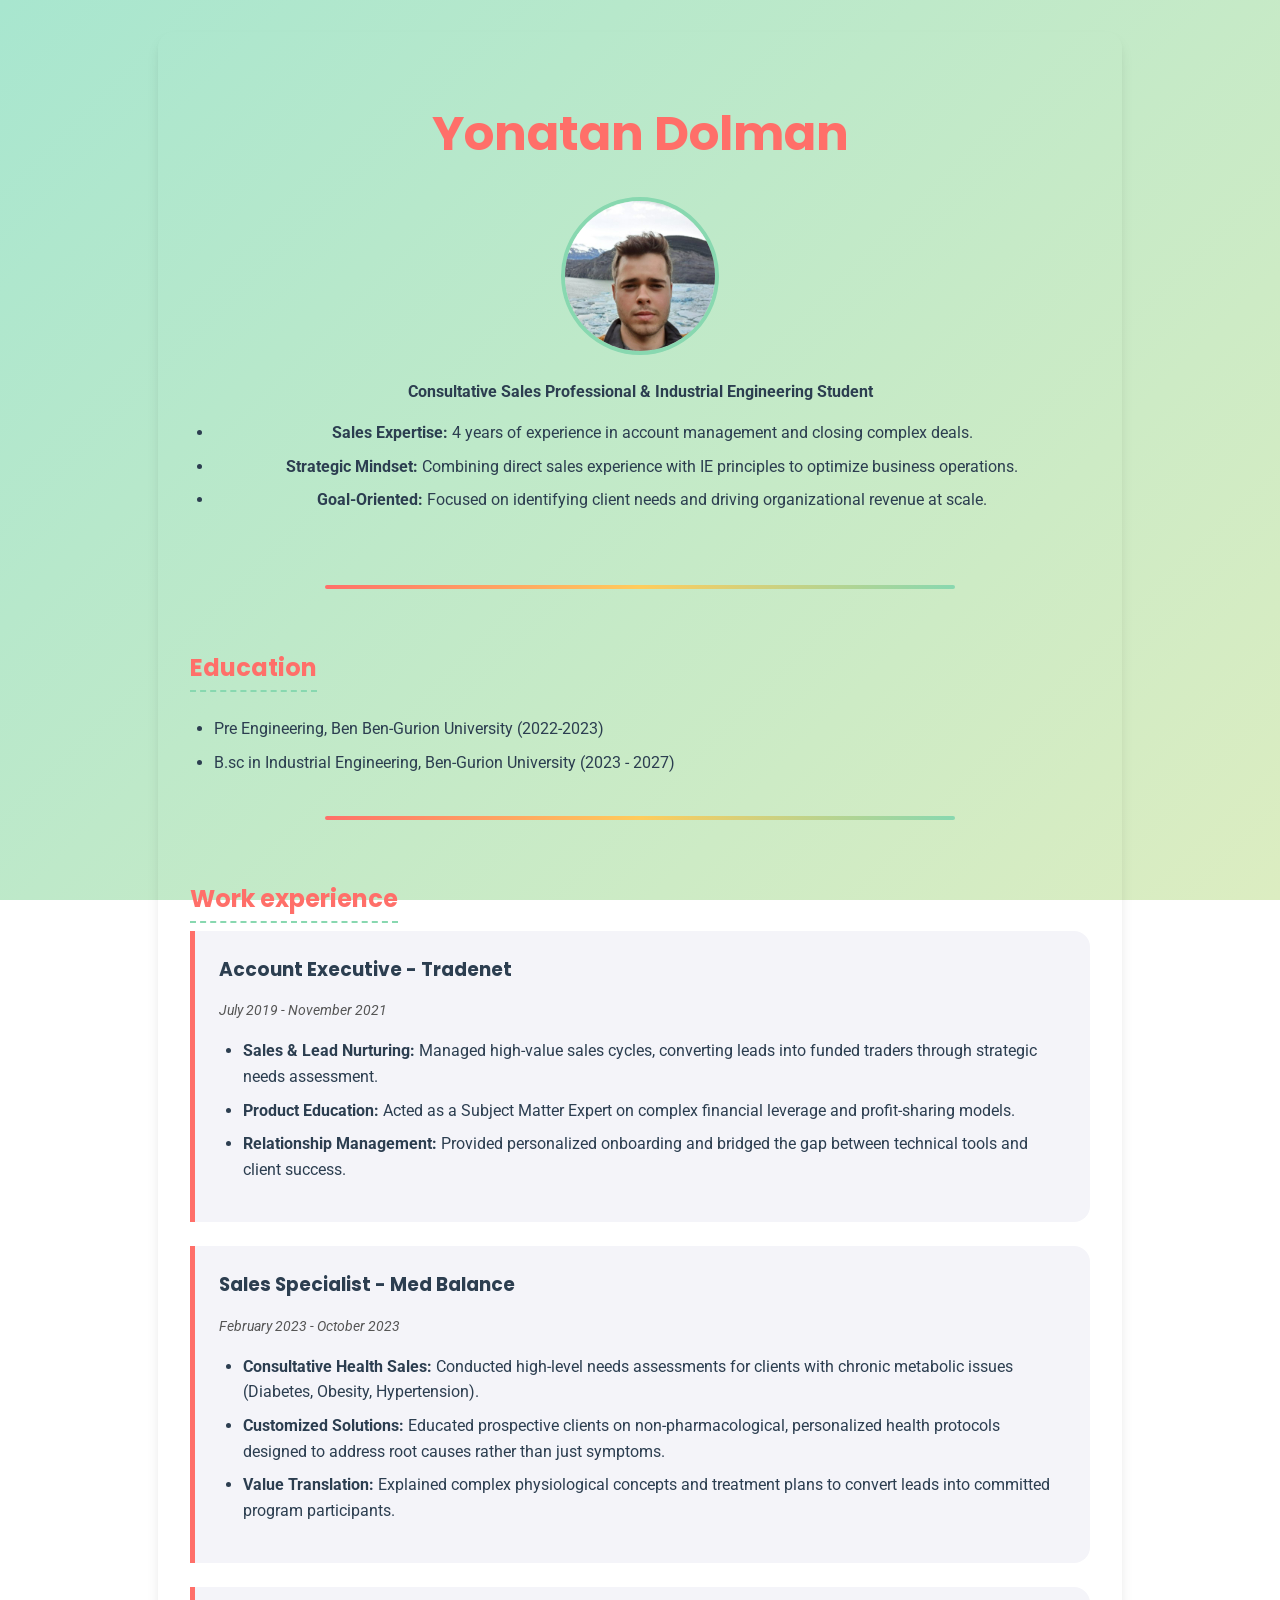
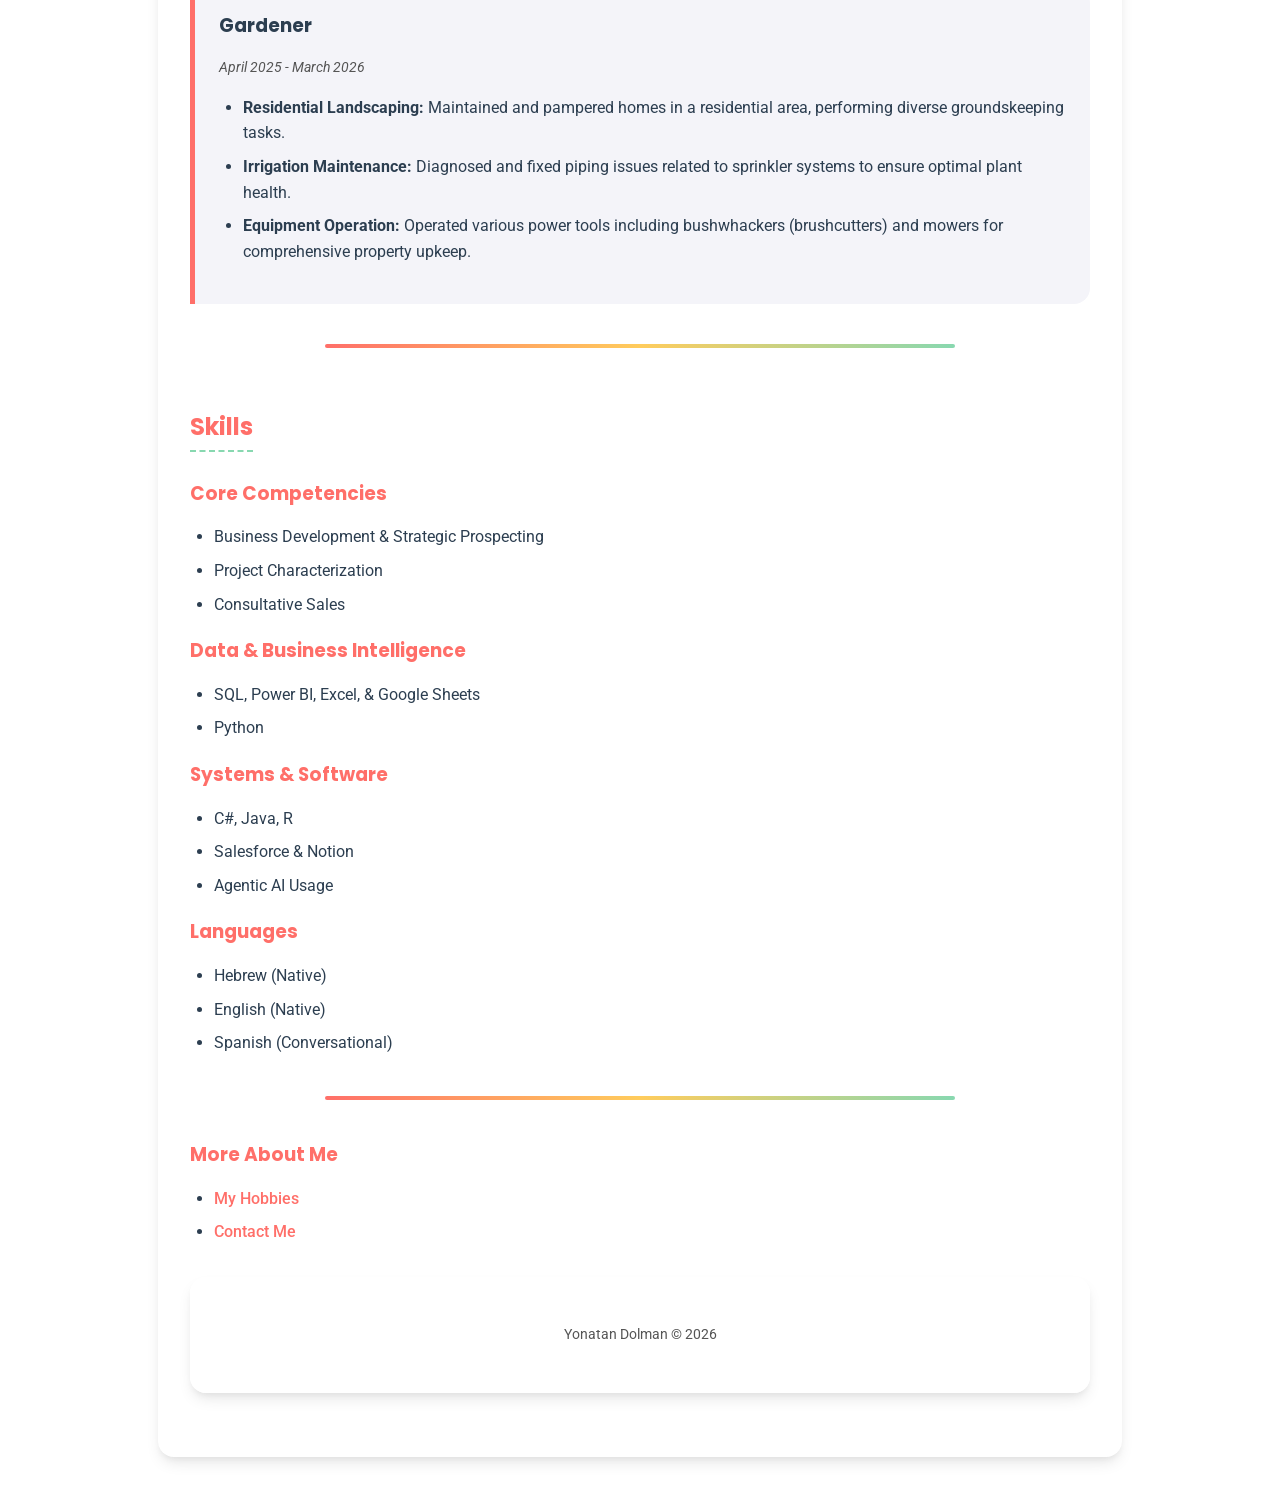
<file: index.html>
<!DOCTYPE html>
<html lang="en">
<head>
    <meta charset="UTF-8">
    <meta name="viewport" content="width=device-width, initial-scale=1.0">
    <title>Yonatan Dolman</title>
    <link rel="preconnect" href="https://fonts.googleapis.com">
    <link rel="preconnect" href="https://fonts.gstatic.com" crossorigin>
    <link href="https://fonts.googleapis.com/css2?family=Poppins:wght@600;700&family=Roboto:wght@400;500&display=swap" rel="stylesheet">
    <link rel="stylesheet" href="styles.css">
</head>
<body class="resume-body">
    <header id="main-header" class="header-section">
        <h1 class="name-title"> Yonatan Dolman</h1>
    <img src="Images/myphoto.jpg" alt="Profile Picture" height="150">
    <p>
        <strong>Consultative Sales Professional & Industrial Engineering Student</strong>
    </p>
    <ul>
        <li><strong>Sales Expertise:</strong> 4 years of experience in account management and closing complex deals.</li>
        <li><strong>Strategic Mindset:</strong> Combining direct sales experience with IE principles to optimize business operations.</li>
        <li><strong>Goal-Oriented:</strong> Focused on identifying client needs and driving organizational revenue at scale.</li>
    </ul>
    </header>
    <hr>

    <section id="education" class="resume-section">
        <h2> Education</h2>
    <ul>
        <li> Pre Engineering, Ben Ben-Gurion University (2022-2023)</li>
        <li> B.sc in Industrial Engineering, Ben-Gurion University (2023 - 2027)</li>
    </ul>
    </section>
    <hr>

    <section id="experience" class="resume-section">
        <h2> Work experience</h2>
        
    <div class="experience-block">
        <h3>Account Executive - Tradenet</h3>
        <p class="date">July 2019 - November 2021</p>
        <ul>
            <li><strong>Sales & Lead Nurturing:</strong> Managed high-value sales cycles, converting leads into funded traders through strategic needs assessment.</li>
            <li><strong>Product Education:</strong> Acted as a Subject Matter Expert on complex financial leverage and profit-sharing models.</li>
            <li><strong>Relationship Management:</strong> Provided personalized onboarding and bridged the gap between technical tools and client success.</li>
        </ul>
    </div>

    <div class="experience-block">
        <h3>Sales Specialist - Med Balance</h3>
        <p class="date">February 2023 - October 2023</p>
        <ul>
            <li><strong>Consultative Health Sales:</strong> Conducted high-level needs assessments for clients with chronic metabolic issues (Diabetes, Obesity, Hypertension).</li>
            <li><strong>Customized Solutions:</strong> Educated prospective clients on non-pharmacological, personalized health protocols designed to address root causes rather than just symptoms.</li>
            <li><strong>Value Translation:</strong> Explained complex physiological concepts and treatment plans to convert leads into committed program participants.</li>
        </ul>
    </div>

    <div class="experience-block">
        <h3>Gardener</h3>
        <p class="date">April 2025 - March 2026</p>
        <ul>
            <li><strong>Residential Landscaping:</strong> Maintained and pampered homes in a residential area, performing diverse groundskeeping tasks.</li>
            <li><strong>Irrigation Maintenance:</strong> Diagnosed and fixed piping issues related to sprinkler systems to ensure optimal plant health.</li>
            <li><strong>Equipment Operation:</strong> Operated various power tools including bushwhackers (brushcutters) and mowers for comprehensive property upkeep.</li>
        </ul>
    </div>
    </section>
    <hr>
    
    <section id="skills" class="resume-section">
        <h2>Skills</h2>

<h3>Core Competencies</h3>
<ul>
    <li>Business Development & Strategic Prospecting</li>
    <li>Project Characterization</li>
    <li>Consultative Sales</li>
</ul>

<h3>Data & Business Intelligence</h3>
<ul>
    <li>SQL, Power BI, Excel, & Google Sheets</li>
    <li>Python</li>
</ul>

<h3>Systems & Software</h3>
<ul>
    <li>C#, Java, R</li>
    <li>Salesforce & Notion</li>
    <li>Agentic AI Usage</li>
</ul>

<h3>Languages</h3>
<ul>
    <li>Hebrew (Native)</li>
    <li>English (Native)</li>
    <li> Spanish (Conversational)</li>
</ul>
    </section>

<hr>
    <section id="about" class="resume-section">
        <h3>More About Me</h3>
    <ul>
        <li><a href="hobbies.html">My Hobbies</a></li>
        <li><a href="contact.html">Contact Me</a></li>
    </ul>
    </section>

    <footer>
        <p>Yonatan Dolman &copy; 2026</p>
    </footer>

    </body>
</html>
</file>
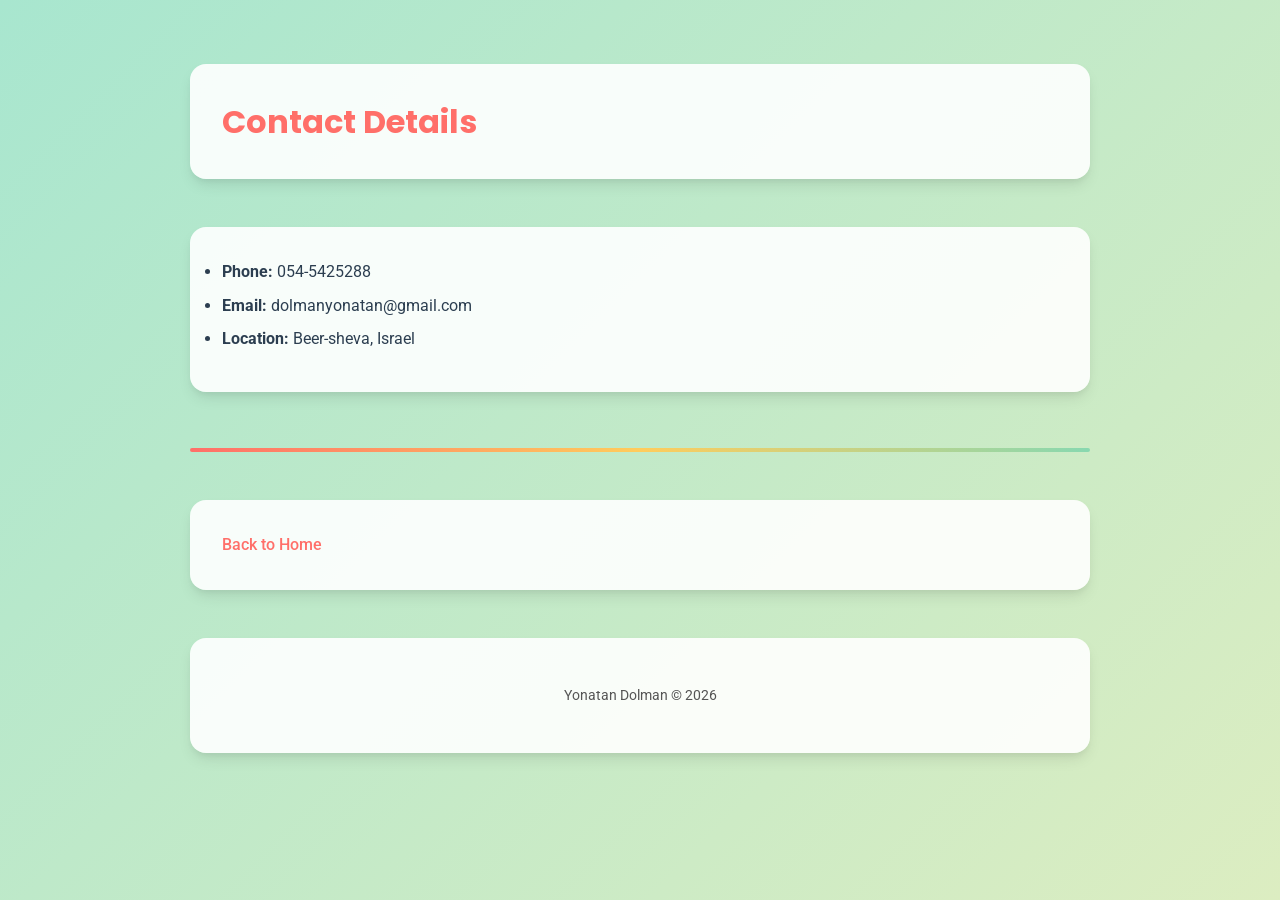
<file: contact.html>
<!DOCTYPE html>
<html lang="en">
<head>
    <meta charset="UTF-8">
    <meta name="viewport" content="width=device-width, initial-scale=1.0">
    <title>Yonatan Dolman - Contact</title>
    <link rel="preconnect" href="https://fonts.googleapis.com">
    <link rel="preconnect" href="https://fonts.gstatic.com" crossorigin>
    <link href="https://fonts.googleapis.com/css2?family=Poppins:wght@600;700&family=Roboto:wght@400;500&display=swap" rel="stylesheet">
    <link rel="stylesheet" href="styles.css">
</head>
<body>
    <h1>Contact Details</h1>
    
    <ul>
        <li><strong>Phone:</strong> 054-5425288</li>
        <li><strong>Email:</strong> dolmanyonatan@gmail.com</li>
        <li><strong> Location:</strong> Beer-sheva, Israel</li>
    </ul>

    <hr>
    <a href="index.html">Back to Home</a>

    <footer>
        <p>Yonatan Dolman &copy; 2026</p>
    </footer>
</body>
</html>
</file>
<file: styles.css>
/* ==========================================================================
   CSS Variables & Base Styles
   ========================================================================== */
:root {
    --bg-color: #F4F4F9;
    --text-color: #2c3e50; /* Softer, serious but not harsh dark blue/grey */
    --text-light: #555555;
    --accent-primary: #ff6f69; /* Fun, warm coral/watermelon */
    --accent-secondary: #ffcc5c; /* Sunny laid-back yellow */
    --accent-green: #88d8b0; /* Fresh mint green */
    --white: rgba(255, 255, 255, 0.9); /* Slightly transparent white for a relaxed feel */
    --border-radius: 16px; /* Rounder, friendlier corners */
    --box-shadow: 0 8px 15px -3px rgba(0, 0, 0, 0.1), 0 4px 6px -2px rgba(0, 0, 0, 0.05);
    --transition: all 0.3s ease;
}

body {
    font-family: 'Roboto', sans-serif;
    background: linear-gradient(135deg, #a8e6cf 0%, #dcedc1 100%); /* Laid back green/lime gradient */
    background-attachment: fixed;
    color: var(--text-color);
    line-height: 1.6;
    margin: 0;
    padding: 0;
}

/* Typography */
h1, h2, h3, h4, h5, h6 {
    font-family: 'Poppins', sans-serif;
    color: var(--accent-primary);
    margin-bottom: 0.5rem;
}

a {
    color: var(--accent-primary);
    text-decoration: none;
    font-weight: 500;
    transition: var(--transition);
}

a:hover {
    color: var(--accent-secondary);
}

/* Sleek gradient dividers */
hr {
    border: 0;
    height: 4px;
    background: linear-gradient(to right, var(--accent-primary), var(--accent-secondary), var(--accent-green));
    margin: 2.5rem auto;
    border-radius: 5px;
    width: 70%;
}

/* ==========================================================================
   Layout & Container
   ========================================================================== */
.resume-body, body > h1, body > ul, body > p, body > a, body > footer {
    max-width: 900px;
    margin: 2rem auto;
    padding: 2rem;
    background-color: var(--white);
    box-shadow: var(--box-shadow);
    border-radius: var(--border-radius);
}

/* If the body is not wrapped in resume-body (like in hobbies.html), style the body contents directly */
body:not(.resume-body) {
    display: flex;
    flex-direction: column;
    align-items: center;
    padding: 2rem 1rem;
}

body:not(.resume-body) > * {
    width: 100%;
    max-width: 900px;
    background-color: var(--white);
    padding: 2rem;
    border-radius: var(--border-radius);
    box-shadow: var(--box-shadow);
    box-sizing: border-box;
    margin-bottom: 1rem;
}

body:not(.resume-body) > hr {
    background-color: transparent;
    padding: 0;
    box-shadow: none;
}

/* Header (index.html) */
.header-section {
    text-align: center;
    padding-bottom: 1rem;
}

.name-title {
    font-size: 3rem;
    color: var(--accent-primary);
    margin-bottom: 0.5rem;
}

.header-section img {
    border-radius: 50%;
    border: 4px solid var(--accent-green);
    transition: var(--transition);
    object-fit: cover;
    margin-top: 1rem;
}

.header-section img:hover {
    transform: scale(1.05);
    border-color: var(--accent-primary);
    box-shadow: 0 0 15px rgba(255, 111, 105, 0.4);
}

/* Sections */
.resume-section {
    margin-bottom: 2rem;
}

.resume-section h2 {
    border-bottom: 2px dashed var(--accent-green);
    display: inline-block;
    padding-bottom: 0.2rem;
}

/* Experience Blocks */
.experience-block {
    margin-bottom: 1.5rem;
    padding: 1.5rem;
    background-color: var(--bg-color);
    border-left: 5px solid var(--accent-primary);
    border-radius: 0 var(--border-radius) var(--border-radius) 0;
    transition: var(--transition);
}

.experience-block:hover {
    box-shadow: var(--box-shadow);
    transform: translateX(5px);
    border-left-color: var(--accent-green);
}

.experience-block h3 {
    margin-top: 0;
    color: var(--text-color);
}

.experience-block .date {
    font-size: 0.9rem;
    color: var(--text-light);
    font-style: italic;
    margin-bottom: 1rem;
}

.experience-img {
    max-width: 100%;
    height: auto;
    border-radius: var(--border-radius);
    margin-top: 1rem;
    box-shadow: var(--box-shadow);
    transition: var(--transition);
}

.experience-img:hover {
    transform: scale(1.03);
    filter: brightness(1.05);
}

/* ==========================================================================
   Hobbies Gallery (Grid Layout)
   ========================================================================== */
.gallery-section {
    display: flex;
    flex-direction: column;
    gap: 2rem;
    margin-top: 1rem;
    align-items: center; /* Center the cards if they aren't full width */
}

.hobby-card {
    width: 100%;
    max-width: 800px; /* Keep them from getting too wide on large screens */
    background: var(--bg-color);
    border-radius: var(--border-radius);
    box-shadow: var(--box-shadow);
    overflow: hidden;
    transition: var(--transition);
    border-bottom: 4px solid var(--accent-primary);
    display: flex;
    flex-direction: column;
}

.hobby-card:hover {
    transform: translateY(-8px);
    box-shadow: 0 12px 20px -5px rgba(0, 0, 0, 0.15);
    border-color: var(--accent-green);
}

.hobby-img {
    width: 100%;
    height: 200px;
    object-fit: cover;
    transition: var(--transition);
}

.hobby-card:hover .hobby-img {
    transform: scale(1.05);
    filter: brightness(1.15);
}

.hobby-card h3 {
    padding: 1rem 1rem 0;
    font-size: 1.25rem;
    margin-top: 0;
}

.hobby-card p {
    padding: 0 1rem 1.5rem;
    font-size: 0.95rem;
    color: var(--text-light);
    flex-grow: 1;
}

/* ==========================================================================
   Lists & Misc
   ========================================================================== */
ul {
    padding-left: 1.5rem;
}

li {
    margin-bottom: 0.5rem;
}

footer {
    text-align: center;
    margin-top: 2rem;
    font-size: 0.9rem;
    color: var(--text-light);
}

/* ==========================================================================
   Slideshow Gallery (CSS Scroll Snap)
   ========================================================================== */
.slideshow-container {
    display: flex;
    overflow-x: hidden; /* Disables manual sliding */
    scroll-snap-type: x mandatory;
    gap: 1rem;
    padding-bottom: 1rem;
    margin-top: 1rem;
    scroll-behavior: smooth; /* Make JS scrolling smooth natively */
}

.slideshow-container::-webkit-scrollbar {
    height: 8px;
}

.slideshow-container::-webkit-scrollbar-track {
    background: var(--bg-color);
    border-radius: 4px;
}

.slideshow-container::-webkit-scrollbar-thumb {
    background-color: var(--accent-primary);
    border-radius: 4px;
}

.slide {
    flex: 0 0 100%;
    scroll-snap-align: center;
    text-align: center;
}

.slide img {
    width: 100%;
    height: 400px;
    object-fit: contain; /* Shows the full image without zooming or cropping */
    border-radius: var(--border-radius);
}

.slide-caption {
    margin-top: 0.5rem;
    font-size: 0.9rem;
    font-style: italic;
    color: var(--text-light);
}

/* ==========================================================================
   Responsive Design (Media Queries)
   ========================================================================== */
@media (max-width: 768px) {
    body {
        overflow-x: hidden;
    }

    .resume-body, body:not(.resume-body) > * {
        margin: 1rem auto;
        padding: 1.5rem;
        width: calc(100% - 2rem);
        max-width: 100%;
        box-sizing: border-box;
    }
    
    .name-title {
        font-size: 2.2rem;
    }

    .gallery-section {
        grid-template-columns: 1fr;
    }
}
</file>
